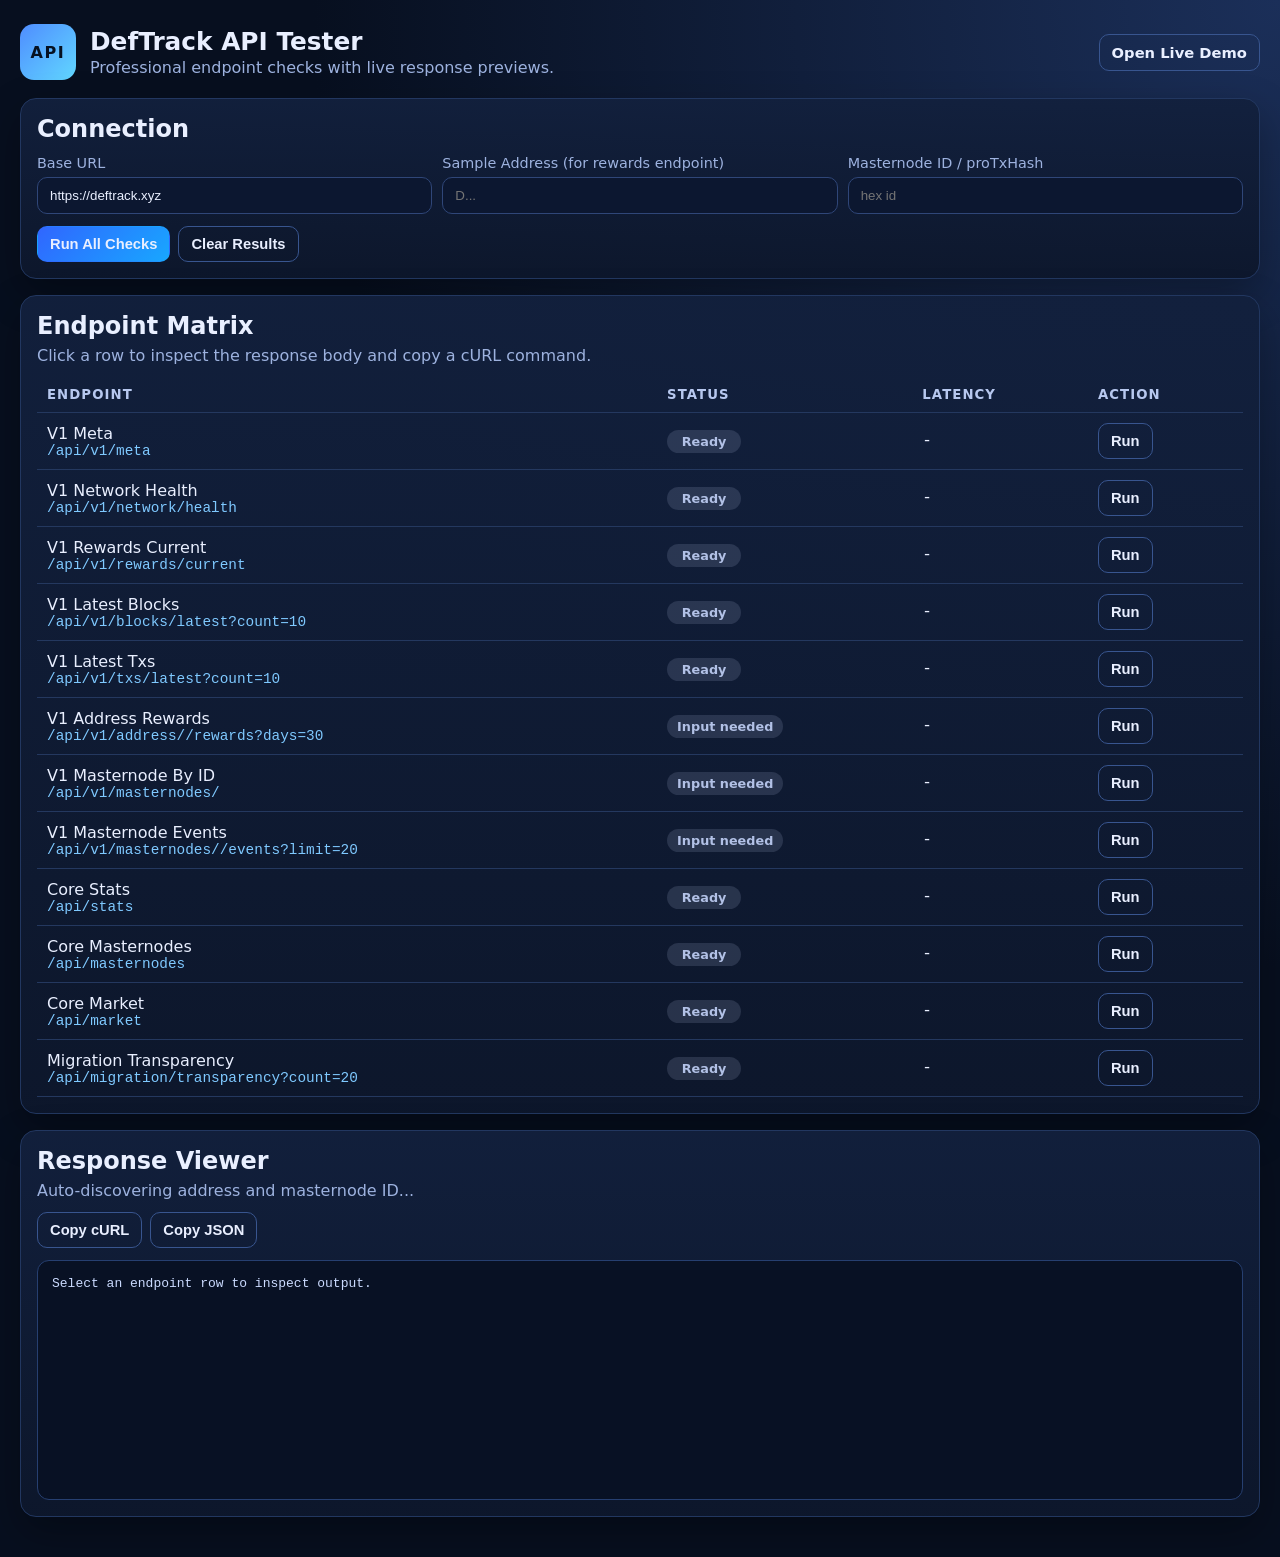
<file: index.html>
<!doctype html>
<html lang="en">
<head>
  <meta charset="UTF-8" />
  <meta name="viewport" content="width=device-width, initial-scale=1.0" />
  <title>DefTrack API Tester</title>
  <meta
    name="description"
    content="Professional static API tester for DefTrack / DeFCoN endpoints with latency, status, response preview, and cURL copy."
  />
  <link rel="stylesheet" href="./styles.css" />
</head>
<body>
  <div class="shell">
    <header class="topbar">
      <div class="brand">
        <div class="brand-mark">API</div>
        <div>
          <h1>DefTrack API Tester</h1>
          <p>Professional endpoint checks with live response previews.</p>
        </div>
      </div>
      <div class="topbar-actions">
        <a class="ghost-btn" href="./explorer.html">Open Live Demo</a>
      </div>
    </header>

    <main class="layout">
      <section class="card controls">
        <h2>Connection</h2>
        <div class="control-grid">
          <label>
            Base URL
            <input id="baseUrlInput" type="text" value="https://deftrack.xyz" />
          </label>
          <label>
            Sample Address (for rewards endpoint)
            <input id="addressInput" type="text" placeholder="D..." />
          </label>
          <label>
            Masternode ID / proTxHash
            <input id="mnIdInput" type="text" placeholder="hex id" />
          </label>
        </div>
        <div class="button-row">
          <button id="runAllBtn" class="primary-btn" type="button">Run All Checks</button>
          <button id="clearBtn" class="ghost-btn" type="button">Clear Results</button>
        </div>
      </section>

      <section class="card endpoint-card">
        <div class="section-head">
          <h2>Endpoint Matrix</h2>
          <p>Click a row to inspect the response body and copy a cURL command.</p>
        </div>
        <div class="table-wrap">
          <table class="endpoint-table">
            <thead>
              <tr>
                <th>Endpoint</th>
                <th>Status</th>
                <th>Latency</th>
                <th>Action</th>
              </tr>
            </thead>
            <tbody id="endpointBody"></tbody>
          </table>
        </div>
      </section>

      <section class="card response-card">
        <div class="section-head">
          <h2>Response Viewer</h2>
          <p id="responseMeta">No endpoint selected yet.</p>
        </div>
        <div class="button-row">
          <button id="copyCurlBtn" class="ghost-btn" type="button" disabled>Copy cURL</button>
          <button id="copyJsonBtn" class="ghost-btn" type="button" disabled>Copy JSON</button>
        </div>
        <pre id="responseViewer" class="json-viewer">Select an endpoint row to inspect output.</pre>
      </section>
    </main>
  </div>

  <script src="./app.js?v=20260416-3" defer></script>
</body>
</html>
</file>
<file: styles.css>
﻿:root {
  --bg: #070f1f;
  --panel: #101a31;
  --panel-2: #12203d;
  --line: #223760;
  --text: #e9efff;
  --muted: #9db2df;
  --ok: #24d38a;
  --warn: #ffb74d;
  --err: #ff5f73;
  --accent: #4f8dff;
  --accent-2: #61d7ff;
}

* {
  box-sizing: border-box;
}

html,
body {
  margin: 0;
  padding: 0;
  background: radial-gradient(circle at top right, #1b2f59 0, #070f1f 48%);
  color: var(--text);
  font-family: "Segoe UI", Inter, system-ui, -apple-system, sans-serif;
}

.shell {
  max-width: 1320px;
  margin: 0 auto;
  padding: 24px 20px 40px;
}

.topbar {
  display: flex;
  justify-content: space-between;
  align-items: center;
  gap: 16px;
  margin-bottom: 18px;
}

.brand {
  display: flex;
  align-items: center;
  gap: 14px;
}

.brand-mark {
  min-width: 56px;
  height: 56px;
  border-radius: 14px;
  display: grid;
  place-items: center;
  font-weight: 700;
  letter-spacing: 0.1em;
  background: linear-gradient(135deg, var(--accent) 0, var(--accent-2) 100%);
  color: #061121;
}

.brand h1 {
  margin: 0;
  font-size: 1.55rem;
}

.brand p {
  margin: 2px 0 0;
  color: var(--muted);
}

.layout {
  display: grid;
  gap: 16px;
}

.card {
  border: 1px solid var(--line);
  border-radius: 16px;
  background: linear-gradient(180deg, rgba(18, 32, 61, 0.95), rgba(13, 23, 44, 0.95));
  padding: 16px;
  box-shadow: 0 16px 40px rgba(0, 0, 0, 0.3);
}

.controls h2,
.section-head h2 {
  margin: 0 0 6px;
}

.section-head p {
  margin: 0;
  color: var(--muted);
}

.control-grid {
  margin-top: 12px;
  display: grid;
  gap: 10px;
  grid-template-columns: repeat(3, minmax(0, 1fr));
}

label {
  display: grid;
  gap: 6px;
  color: var(--muted);
  font-size: 0.9rem;
}

input {
  border: 1px solid #2f4678;
  border-radius: 10px;
  padding: 10px 12px;
  background: #0c1730;
  color: var(--text);
  outline: none;
}

input:focus {
  border-color: #5f95ff;
  box-shadow: 0 0 0 3px rgba(79, 141, 255, 0.24);
}

.button-row {
  display: flex;
  flex-wrap: wrap;
  gap: 8px;
  margin-top: 12px;
}

button,
.ghost-btn,
.primary-btn {
  border: 1px solid #38558f;
  border-radius: 10px;
  color: var(--text);
  background: transparent;
  padding: 9px 12px;
  font-weight: 600;
  font-size: 0.92rem;
  cursor: pointer;
  text-decoration: none;
  display: inline-flex;
  align-items: center;
  justify-content: center;
  gap: 6px;
}

.primary-btn {
  background: linear-gradient(135deg, #3066ff, #18a7ff);
  border-color: transparent;
}

.ghost-btn:hover,
button:hover {
  border-color: #79a4ff;
}

.primary-btn:hover {
  filter: brightness(1.06);
}

.table-wrap {
  overflow-x: auto;
  margin-top: 12px;
}

.endpoint-table {
  width: 100%;
  border-collapse: collapse;
  min-width: 760px;
}

.endpoint-table th,
.endpoint-table td {
  border-bottom: 1px solid #24385f;
  padding: 10px;
  text-align: left;
  vertical-align: middle;
}

.endpoint-table th {
  color: #b7c8ef;
  font-size: 0.83rem;
  text-transform: uppercase;
  letter-spacing: 0.08em;
}

.endpoint-row {
  cursor: pointer;
}

.endpoint-row.active {
  background: rgba(56, 104, 197, 0.22);
}

.path {
  font-family: "Consolas", "Menlo", monospace;
  color: #7fc9ff;
  font-size: 0.9rem;
}

.status-pill {
  display: inline-flex;
  align-items: center;
  justify-content: center;
  border-radius: 999px;
  padding: 4px 10px;
  font-weight: 700;
  font-size: 0.8rem;
  min-width: 74px;
}

.status-idle {
  background: rgba(160, 172, 204, 0.18);
  color: #b2c1e6;
}

.status-ok {
  background: rgba(36, 211, 138, 0.2);
  color: var(--ok);
}

.status-warn {
  background: rgba(255, 183, 77, 0.2);
  color: var(--warn);
}

.status-err {
  background: rgba(255, 95, 115, 0.18);
  color: var(--err);
}

.mono {
  font-family: "Consolas", "Menlo", monospace;
}

.json-viewer {
  margin: 12px 0 0;
  background: #081124;
  border: 1px solid #263f70;
  border-radius: 12px;
  padding: 14px;
  color: #cbdbff;
  min-height: 240px;
  max-height: 560px;
  overflow: auto;
  line-height: 1.4;
}

@media (max-width: 1020px) {
  .control-grid {
    grid-template-columns: 1fr;
  }

  .topbar {
    flex-direction: column;
    align-items: stretch;
  }

  .topbar-actions {
    display: flex;
    justify-content: flex-start;
  }
}
</file>
